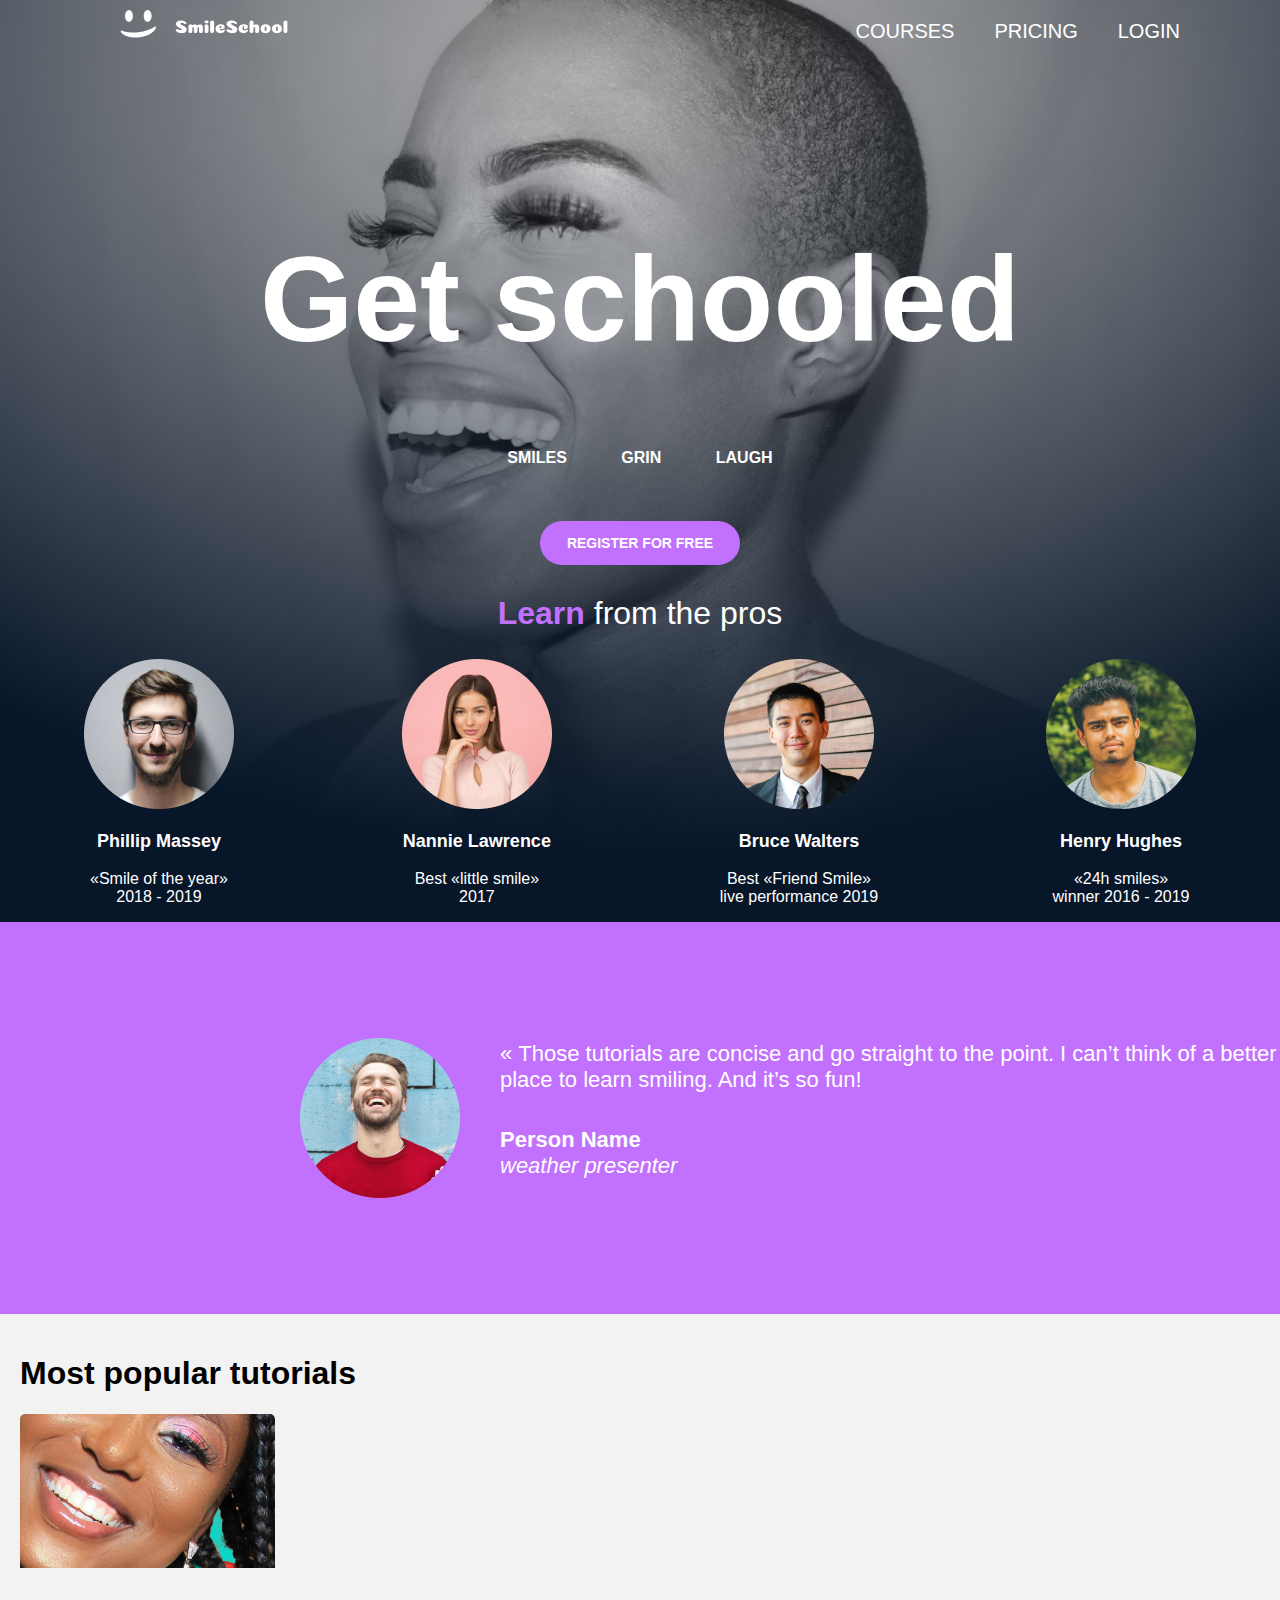
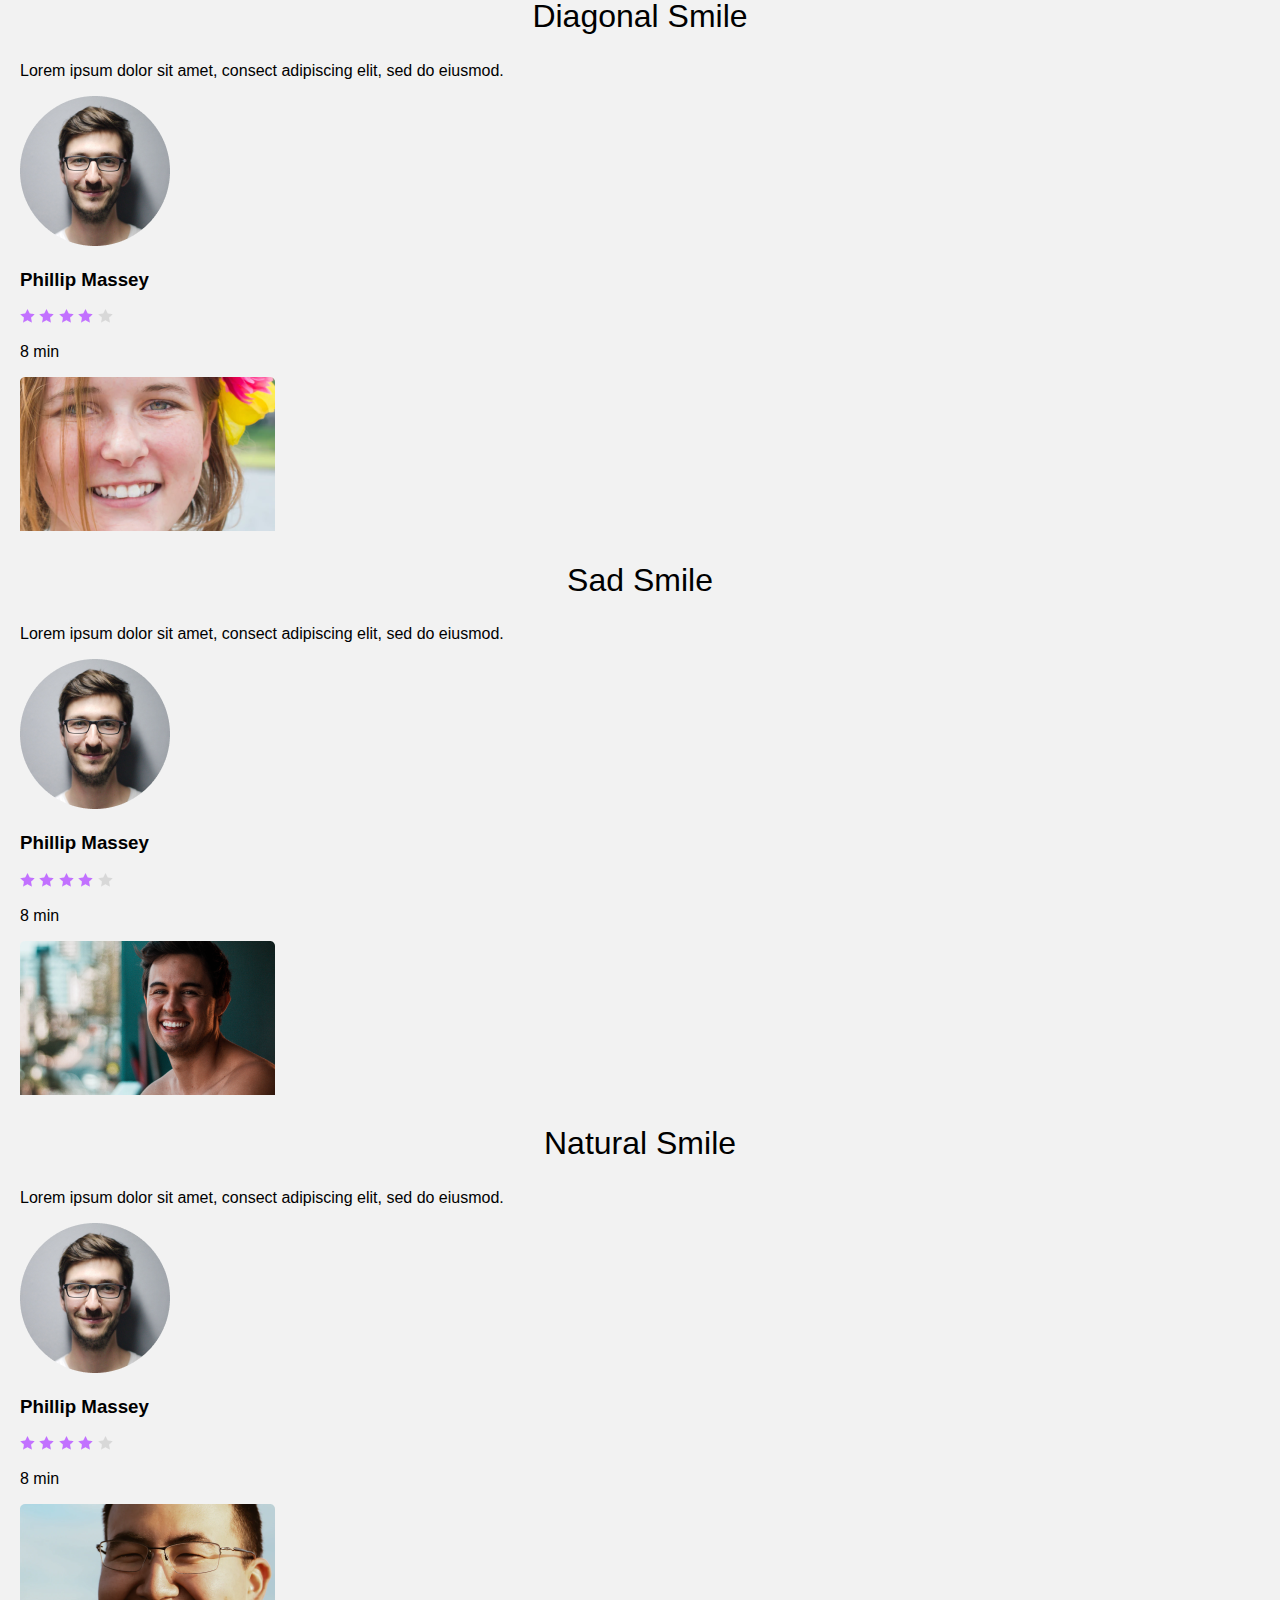
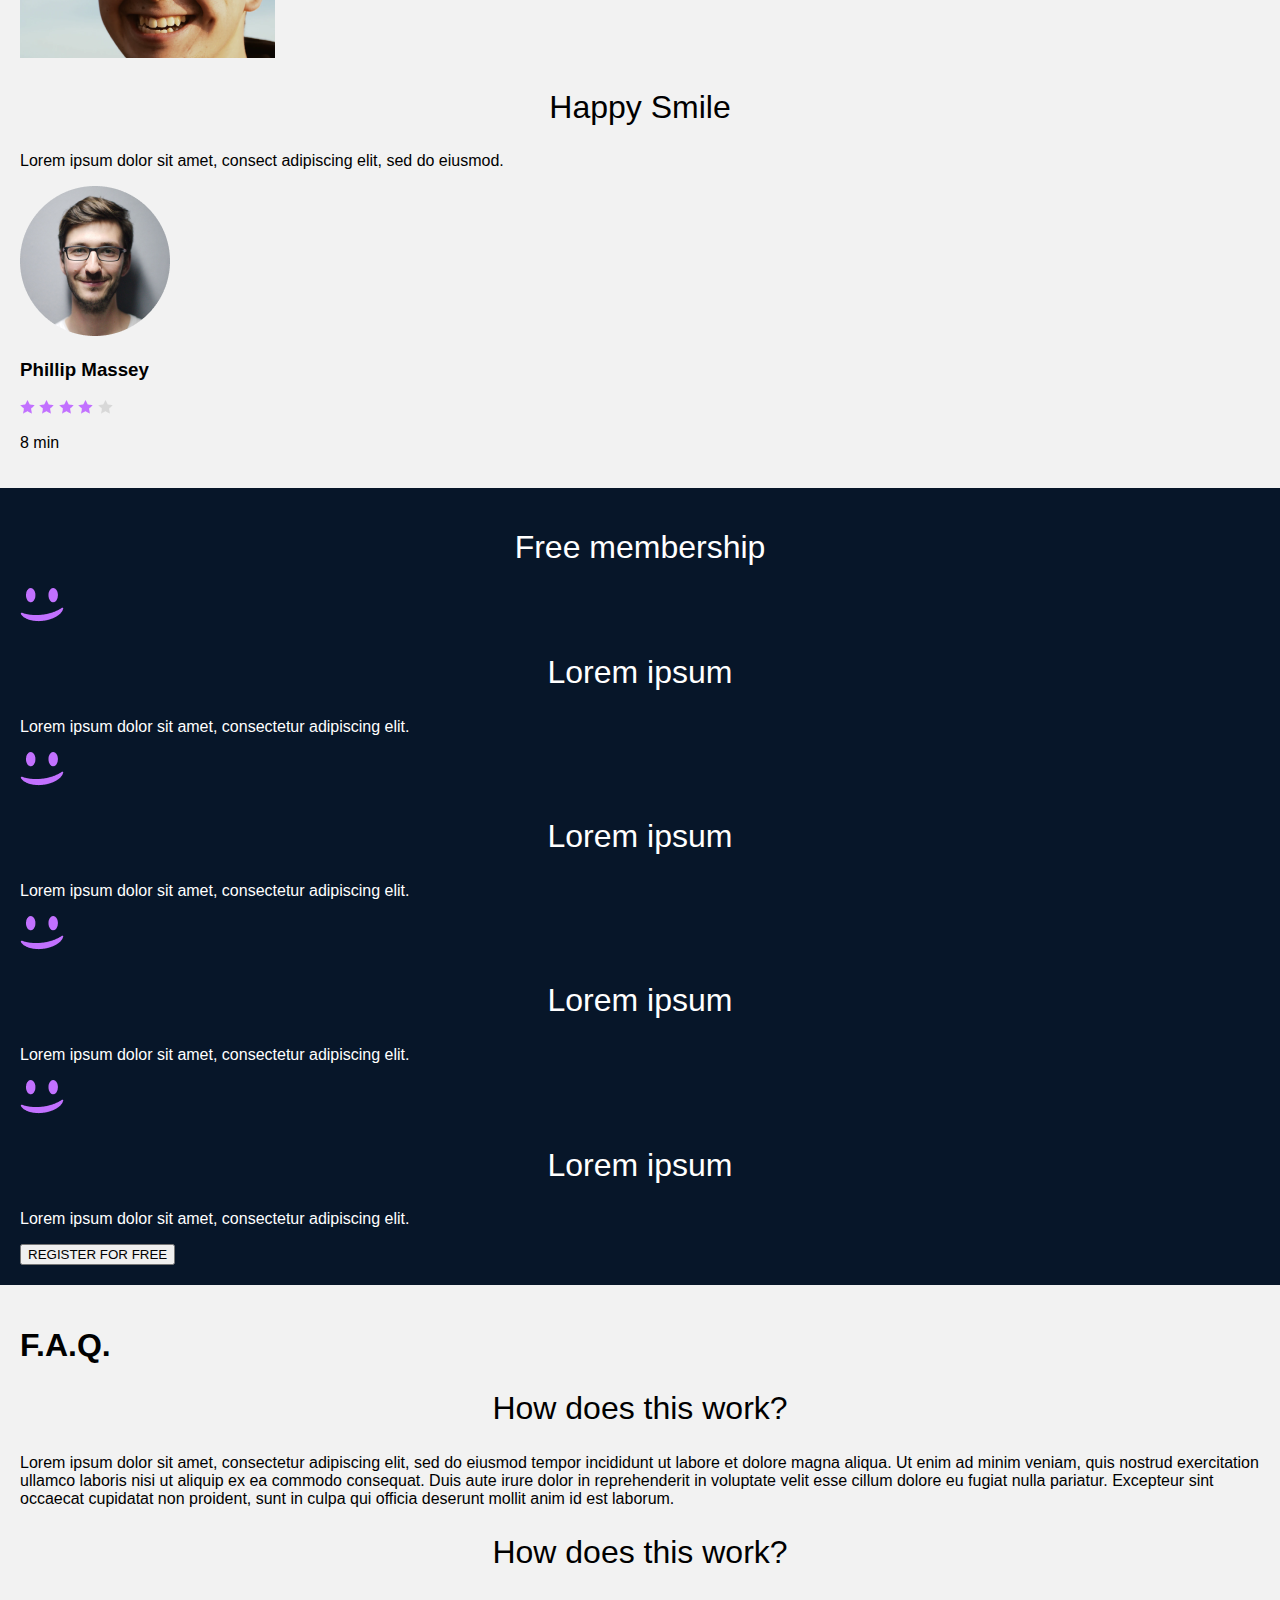
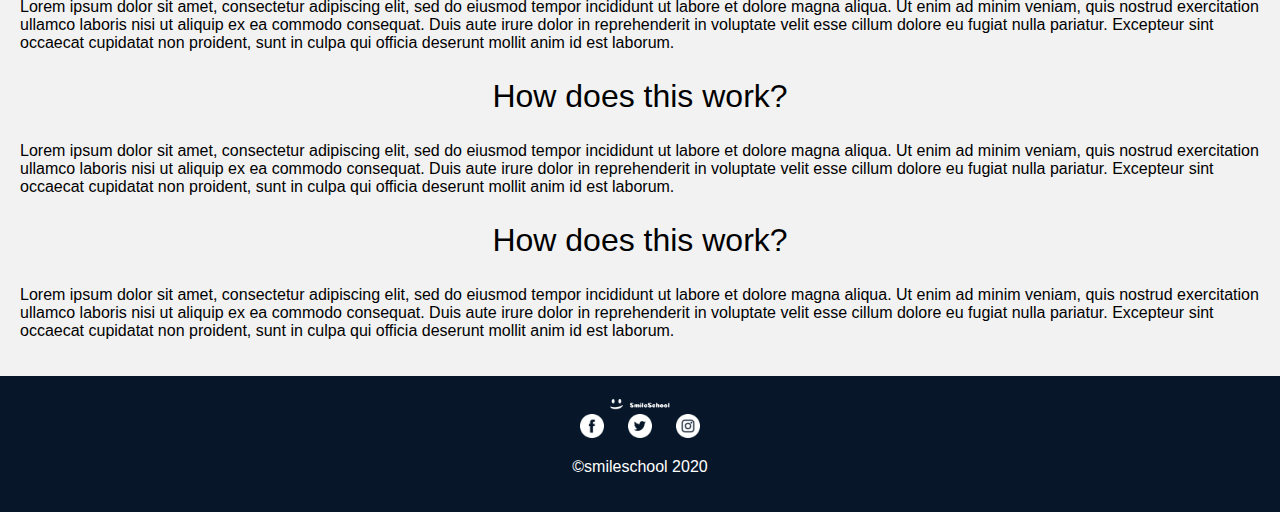
<file: CSS_advanced/index.html>
<!DOCTYPE html>
<html lang="en">
<head>
    <!-- Set character encoding for the document -->
    <meta charset="UTF-8">
    <meta name="viewport" content="width=device-width, initial-scale=1.0">
    <title>Get schooled</title>
    <!-- Link to CSS file -->
    <link rel="stylesheet" href="/CSS_advanced/styles.css">
</head>
<body>
    <header>
        <!-- Logo and menu -->
        <nav>
            <div id="logo">
                <a href="#"><img src="/CSS_advanced/sources/logo.png" alt="logo"></a>
            </div>
            <div id="menu">
                <a href="#">COURSES</a>
                <a href="#">PRICING</a>
                <a href="#">LOGIN</a>
            </div>
        </nav>
    </header>
    <main>
        <!-- Banner with blocks-->
        <section class="block1">
            <div id="Banner">
                <h1>Get schooled</h1>
                <p>SMILES GRIN LAUGH</p>
                <button name="button">REGISTER FOR FREE</button>
            </div>
            <h2><span>Learn</span> from the pros</h2>
            <div id="Blocks">
                <div>
                    <img src="/CSS_advanced/sources/avatar.png" alt="IMAGE">
                    <h3>Phillip Massey</h3>
                    <p>«Smile of the year»<br>2018 - 2019</p>
                </div>
                <div>
                    <img src="/CSS_advanced/sources/avatar (1).png" alt="IMAGE">
                    <h3>Nannie Lawrence</h3>
                    <p>Best «little smile»<br>2017</p>
                </div>
                <div>
                    <img src="/CSS_advanced/sources/avatar (2).png" alt="IMAGE">
                    <h3>Bruce Walters</h3>
                    <p>Best «Friend Smile»<br>live performance 2019</p>
                </div>
                <div>
                    <img src="/CSS_advanced/sources/avatar (3).png" alt="IMAGE">
                    <h3>Henry Hughes</h3>
                    <p>«24h smiles»<br>winner 2016 - 2019</p>
                </div>
            </div>
        </section>
        </main>
        <!-- Blockquote section-->
        <section class="Blockquote">
            <div id="image">
                <img src="/CSS_advanced/sources/avatar (4).png" alt="IMAGE">
            </div>
            <div id="quote-content">
                <blockquote>
                    <p>« Those tutorials are concise and go straight to the point. I can’t think of a better<br>place to learn smiling. And it’s so fun!</p><br>
                </blockquote>
                <div>
                    <p><span>Person Name</span><br><span>weather presenter</span></p>
                </div>
            </div>
        </section>
        <!-- Videos list section with block for author and block for rating-->
        <section>
            <div id="Videos-list-section">
                <h1>Most <span>popular</span> tutorials</h1>
                <div>
                    <img src="/CSS_advanced/sources/preview.png" alt="IMAGE">
                    <h2>Diagonal Smile</h2>
                    <p>Lorem ipsum dolor sit amet, consect adipiscing elit, sed do eiusmod.</p>
                </div>
                <div>
                    <img src="/CSS_advanced/sources/avatar.png" alt="IMAGE">
                    <h3>Phillip Massey</h3>
                </div>
                <div>
                    <img src="/CSS_advanced/sources/Star_1.png" alt="IMAGES">
                    <img src="/CSS_advanced/sources/Star_2.png" alt="IMAGES">
                    <img src="/CSS_advanced/sources/Star_3.png" alt="IMAGES">
                    <img src="/CSS_advanced/sources/Star_4.png" alt="IMAGES">
                    <img src="/CSS_advanced/sources/Star_5.png" alt="IMAGES">
                    <p>8 min</p>
                </div>
                <div>
                    <img src="/CSS_advanced/sources/preview (1).png" alt="IMAGE">
                    <h2>Sad Smile</h2>
                    <p>Lorem ipsum dolor sit amet, consect adipiscing elit, sed do eiusmod.</p>
                </div>
                <div>
                    <img src="/CSS_advanced/sources/avatar.png" alt="IMAGE">
                    <h3>Phillip Massey</h3>
                </div>
                <div>
                    <img src="/CSS_advanced/sources/Star_1.png" alt="IMAGES">
                    <img src="/CSS_advanced/sources/Star_2.png" alt="IMAGES">
                    <img src="/CSS_advanced/sources/Star_3.png" alt="IMAGES">
                    <img src="/CSS_advanced/sources/Star_4.png" alt="IMAGES">
                    <img src="/CSS_advanced/sources/Star_5.png" alt="IMAGES">
                    <p>8 min</p>
                </div>
                <div>
                    <img src="/CSS_advanced/sources/preview (2).png" alt="IMAGE">
                    <h2>Natural Smile</h2>
                    <p>Lorem ipsum dolor sit amet, consect adipiscing elit, sed do eiusmod.</p>
                </div>
                <div>
                    <img src="/CSS_advanced/sources/avatar.png" alt="IMAGE">
                    <h3>Phillip Massey</h3>
                </div>
                <div>
                    <img src="/CSS_advanced/sources/Star_1.png" alt="IMAGES">
                    <img src="/CSS_advanced/sources/Star_2.png" alt="IMAGES">
                    <img src="/CSS_advanced/sources/Star_3.png" alt="IMAGES">
                    <img src="/CSS_advanced/sources/Star_4.png" alt="IMAGES">
                    <img src="/CSS_advanced/sources/Star_5.png" alt="IMAGES">
                    <p>8 min</p>
                </div>
                <div>
                    <img src="/CSS_advanced/sources/preview (3).png" alt="IMAGE">
                    <h2>Happy Smile</h2>
                    <p>Lorem ipsum dolor sit amet, consect adipiscing elit, sed do eiusmod.</p>
                </div>
                <div>
                    <img src="/CSS_advanced/sources/avatar.png" alt="IMAGE">
                    <h3>Phillip Massey</h3>
                </div>
                <div>
                    <img src="/CSS_advanced/sources/Star_1.png" alt="IMAGES">
                    <img src="/CSS_advanced/sources/Star_2.png" alt="IMAGES">
                    <img src="/CSS_advanced/sources/Star_3.png" alt="IMAGES">
                    <img src="/CSS_advanced/sources/Star_4.png" alt="IMAGES">
                    <img src="/CSS_advanced/sources/Star_5.png" alt="IMAGES">
                    <p>8 min</p>
                </div>
            </div>
        </section>
        <!-- Membership section-->
        <section>
            <div id="Membership-section">
                <h1>Free membership</h1>
                <div>
                    <img src="/CSS_advanced/sources/smile.png" alt="IMAGE">
                    <h2>Lorem ipsum</h2>
                    <p>Lorem ipsum dolor sit amet, consectetur adipiscing elit.</p>
                </div>
                <div>
                    <img src="/CSS_advanced/sources/smile.png" alt="IMAGE">
                    <h2>Lorem ipsum</h2>
                    <p>Lorem ipsum dolor sit amet, consectetur adipiscing elit.</p>
                </div>
                <div>
                    <img src="/CSS_advanced/sources/smile.png" alt="IMAGE">
                    <h2>Lorem ipsum</h2>
                    <p>Lorem ipsum dolor sit amet, consectetur adipiscing elit.</p>
                </div>
                <div>
                    <img src="/CSS_advanced/sources/smile.png" alt="IMAGE">
                    <h2>Lorem ipsum</h2>
                    <p>Lorem ipsum dolor sit amet, consectetur adipiscing elit.</p>
                </div>
                <button name="button">REGISTER FOR FREE</button>
            </div>
        </section>
        <!--FAQ section-->
        <section>
            <div id="FAQ-section">
                <h1>F.A.Q.</h1>
                <div class="row">
                    <div class="item">
                        <h2>How does this work?</h2>
                        <p>Lorem ipsum dolor sit amet, consectetur adipiscing elit, sed do eiusmod tempor incididunt ut labore et dolore magna aliqua. Ut enim ad minim veniam, quis nostrud exercitation ullamco laboris nisi ut aliquip ex ea commodo consequat. Duis aute irure dolor in reprehenderit in voluptate velit esse cillum dolore eu fugiat nulla pariatur. Excepteur sint occaecat cupidatat non proident, sunt in culpa qui officia deserunt mollit anim id est laborum.</p>
                    </div>
                    <div class="item">
                        <h2>How does this work?</h2>
                        <p>Lorem ipsum dolor sit amet, consectetur adipiscing elit, sed do eiusmod tempor incididunt ut labore et dolore magna aliqua. Ut enim ad minim veniam, quis nostrud exercitation ullamco laboris nisi ut aliquip ex ea commodo consequat. Duis aute irure dolor in reprehenderit in voluptate velit esse cillum dolore eu fugiat nulla pariatur. Excepteur sint occaecat cupidatat non proident, sunt in culpa qui officia deserunt mollit anim id est laborum.</p>
                    </div>
                </div>
                <div class="row">
                    <div class="item">
                        <h2>How does this work?</h2>
                        <p>Lorem ipsum dolor sit amet, consectetur adipiscing elit, sed do eiusmod tempor incididunt ut labore et dolore magna aliqua. Ut enim ad minim veniam, quis nostrud exercitation ullamco laboris nisi ut aliquip ex ea commodo consequat. Duis aute irure dolor in reprehenderit in voluptate velit esse cillum dolore eu fugiat nulla pariatur. Excepteur sint occaecat cupidatat non proident, sunt in culpa qui officia deserunt mollit anim id est laborum.</p>
                    </div>
                    <div class="item">
                        <h2>How does this work?</h2>
                        <p>Lorem ipsum dolor sit amet, consectetur adipiscing elit, sed do eiusmod tempor incididunt ut labore et dolore magna aliqua. Ut enim ad minim veniam, quis nostrud exercitation ullamco laboris nisi ut aliquip ex ea commodo consequat. Duis aute irure dolor in reprehenderit in voluptate velit esse cillum dolore eu fugiat nulla pariatur. Excepteur sint occaecat cupidatat non proident, sunt in culpa qui officia deserunt mollit anim id est laborum.</p>
                    </div>
                </div>
            </div>
        </section>
    <!--Footer-->
    <footer>
        <div id="footer">
            <div class="footer-logo">
                <img src="/CSS_advanced/sources/logo.png" alt="LOGO" width="60">
                <div class="footer-link">
                    <a href="#"><img src="/CSS_advanced/sources/Facebook_White.png"></a>
                    <a href="#"><img src="/CSS_advanced/sources/Twitter_White.png"></a>
                    <a href="#"><img src="/CSS_advanced/sources/Instagram_White.png"></a>
                </div>
                <p>©smileschool 2020</p>
            </div>
        </div>
    </footer>
</body>
</html>
</file>
<file: CSS_advanced/styles.css>
body, html {
    margin: 0;
    padding: 0;
    font-family: 'Source Sans Pro' , sans-serif;
}

/* Header, Nav, and Block1 styling */
header, main {
    size: 100%;
    background-image: url("/CSS_advanced/sources/background.png");
    background-size: cover;
    background-position: center;
    background-repeat: no-repeat;
    color: white;
    text-align: center;
    overflow: hidden;
    margin: 0;
    padding: 0;
}

nav {
    display: flex;
    justify-content: space-between;
    position: absolute;
    width: 100%;
    padding: 10px 20px;
    color: white;
}

nav #logo a, nav #menu a {
    color: white;
    text-decoration: none;
    padding: 10px 20px;
    font-size: 20px;
}

nav #logo a {
    font-weight: bold;
    padding-left: 100px;;
}

nav #menu {
    display: flex;
    justify-content: flex-end;
    padding-right: 100px;;
}

#Banner {
    h1 {
        font-size: 120px;
        font-weight: bold;
        text-align: center;
        padding-top: 150px;
    }
    p {
        font-size: 16px;
        font-weight: bold;
        margin: 50px;
        text-align: center;
        word-spacing: 50px;
    }
    button {
        background-color: #C271FF;
        color: white;
        border: none;
        border-radius: 30px;
        font-size: 14px;
        font-weight: 600;
        padding: 10px 20px;
        width: 200px;
        height: 44px;
        text-align: center;
        display: inline-block;
        cursor: pointer;
        margin: 4px 2px;
    }
}

h2 {
    font-size: 32px;
    font-weight: lighter;
    text-align: center;
}

h2 span {
    color:#C271FF;
    font-weight: bold;
    text-align: center;
}


#Blocks {
    display: flex;
    justify-content: space-around;
    align-items: center;
    h3 {
        font-size: 18px;
        font-weight: bold;
        text-align: center;
    }
    p {
        font-size: 16px;
        font-weight: italic;
        text-align: center;
    }
}


/* Blockquote styling */
.Blockquote {
    display: flex;
    align-items: center;
    height: 392px;
    background-color: #C271FF;
    color: white;
}

#image {
    display: flex;
    align-items: center;
    margin-right: 20px;
}

#image img {
    max-width: 100%;
    height: auto;
    margin-left: 300px;
}

#quote-content {
    display: flex;
    flex-direction: column;
    justify-content: center;
    text-align: left;
    margin-left: 20px;
    flex-grow: 1;
}

blockquote {
    margin: 0; 
    padding: 0; 
}

blockquote p {
    font-size: 22px;
    font-weight: normal;
    margin: 0;
    padding: 0; 
    text-align: left;
}

#quote-content > div {
    text-align: left;
}

#quote-content > div p span:first-child {
    font-size: 22px;
    font-weight: bold;
    margin-top: 10px;
}

#quote-content > div p span:last-child {
    font-size: 22px;
    font-style: italic;
    font-weight: normal;
}

/* Videos list sectio styling */
#Videos-list-section {
    background-color:#F2F2F2;
    padding: 20px;
}

/* Membership section styling*/
#Membership-section {
    background: #071629;
    color: white;
    padding: 20px;
}

#Membership-section h1 {
    font-size: 32px;
    font-weight: lighter;
    text-align: center;
}



/* FAQ Section styling */
#FAQ-section {
    background-color:#F2F2F2;
    padding: 20px;
}

/* Footer styling */
footer {
    background: #071629;
    color: white;
    padding: 20px;
    text-align: center;
}

.footer-link img {
    width: 24px;
    margin: 0 10px;
}
</file>
